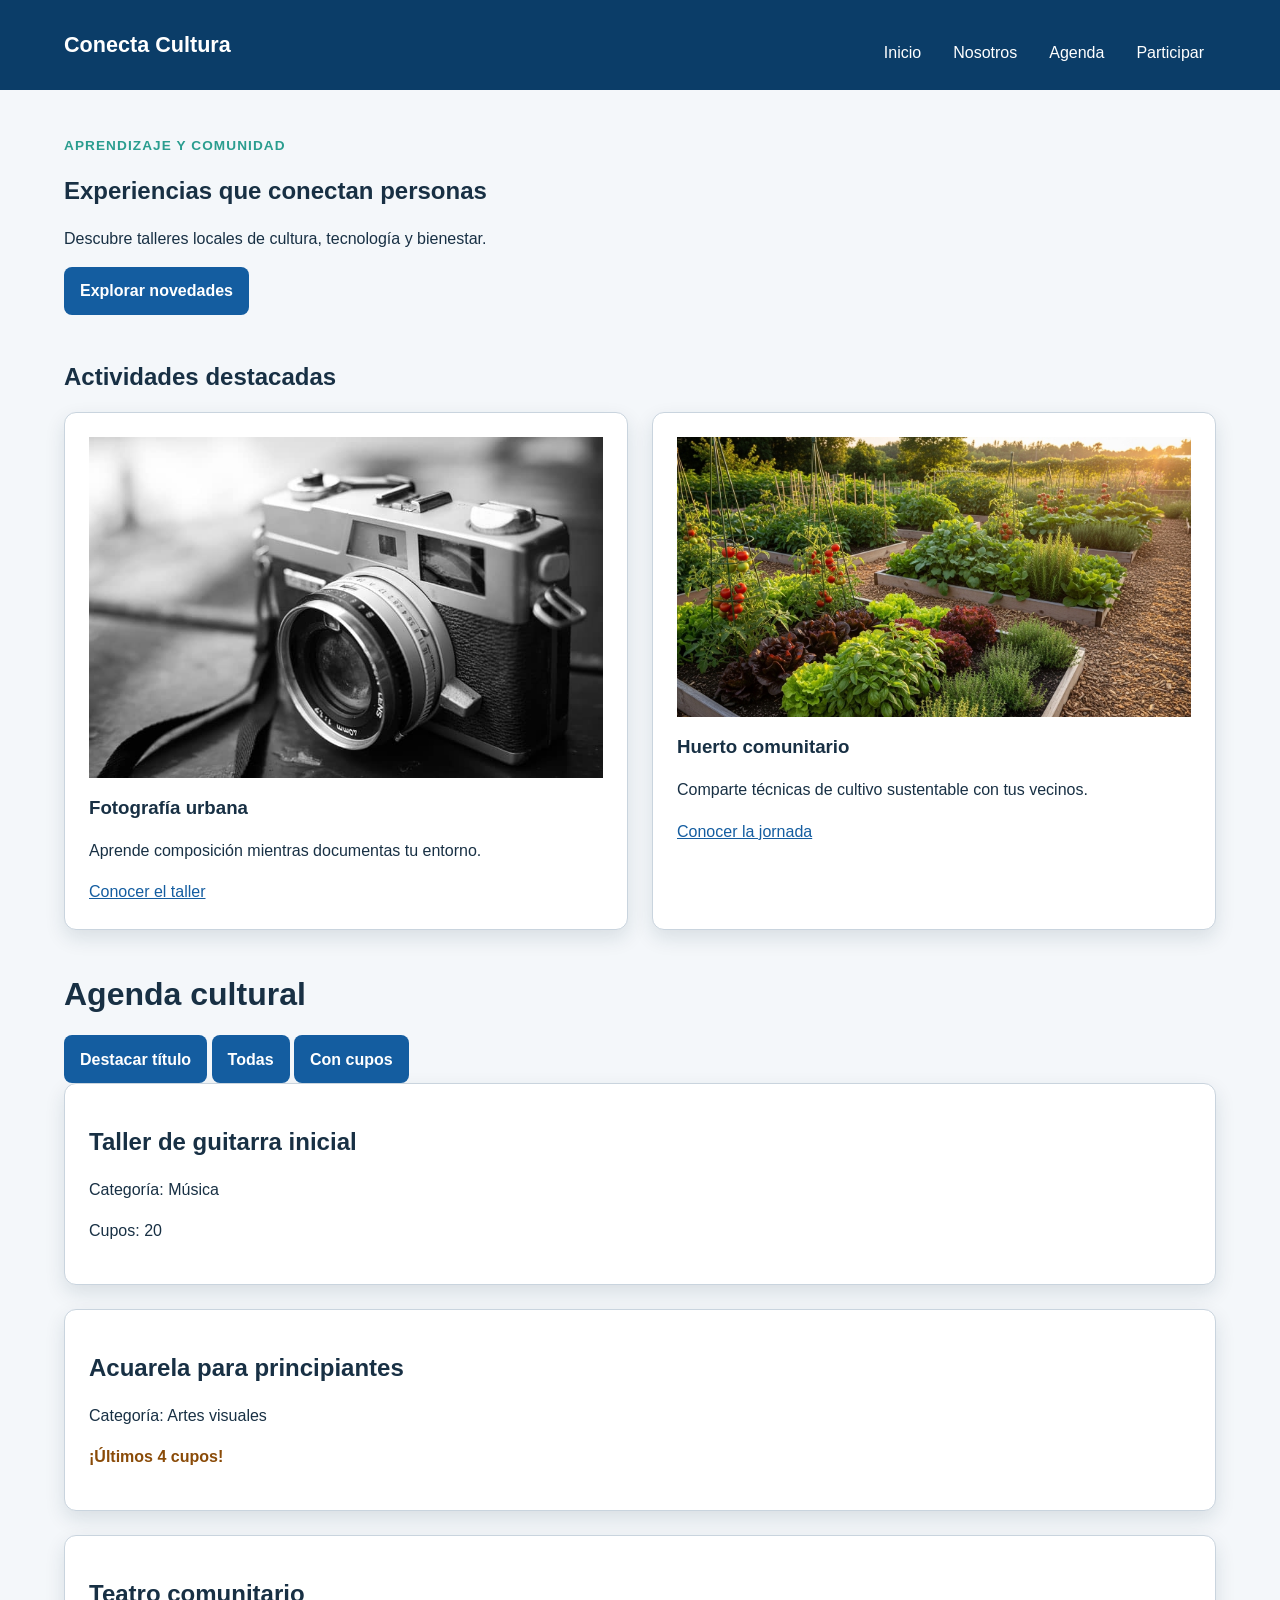
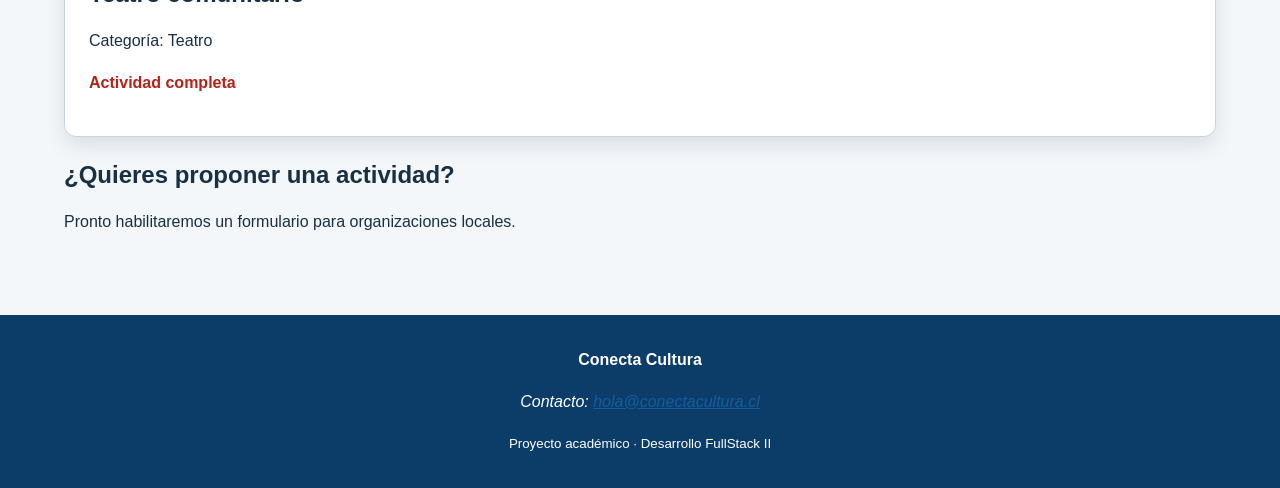
<file: index.html>
<!DOCTYPE html>
<html lang="es">
<head>
  <meta charset="UTF-8">
  <meta name="viewport" content="width=device-width, initial-scale=1.0">
  <meta name="description" content="Talleres y actividades de Conecta Cultura">
  <title>Inicio | Conecta Cultura</title>
  <link rel="stylesheet" href="assets/css/estilos.css">
</head>
<body>
  <a class="salto-contenido" href="#contenido-principal">Ir al contenido</a>
  <header class="cabecera-sitio">
    <a class="marca" href="index.html">Conecta Cultura</a>
    <button
      id="boton-menu"
      class="boton-menu"
      type="button"
      aria-label="Abrir o cerrar menú principal"
      aria-controls="menu-principal"
      aria-expanded="false">
      <span aria-hidden="true">☰</span>
    </button>

    <nav id="menu-principal" class="menu" aria-label="Navegación principal">
      <a href="index.html">Inicio</a>
      <a href="nosotros.html">Nosotros</a>
      <a href="agenda.html">Agenda</a>
      <a href="participar.html">Participar</a>
    </nav>
  </header>

  <main id="contenido-principal">
    <section class="presentacion">
      <p class="etiqueta">Aprendizaje y comunidad</p>
      <h1>Experiencias que conectan personas</h1>
      <p>Descubre talleres locales de cultura, tecnología y bienestar.</p>
      <a class="boton" href="noticias.html">Explorar novedades</a>
    </section>

    <section aria-labelledby="titulo-actividades">
      <h2 id="titulo-actividades">Actividades destacadas</h2>
      <div class="grilla-tarjetas">
        <article class="tarjeta">
          <img src="assets/img/fotografia.jpg"
               alt="Participantes fotografiando edificios del barrio">
          <h3>Fotografía urbana</h3>
          <p>Aprende composición mientras documentas tu entorno.</p>
          <a href="noticia-detalle-1.html">Conocer el taller</a>
        </article>
        <article class="tarjeta">
          <img src="assets/img/huerto.jpg"
               alt="Manos plantando una hierba en un huerto comunitario">
          <h3>Huerto comunitario</h3>
          <p>Comparte técnicas de cultivo sustentable con tus vecinos.</p>
          <a href="noticia-detalle-2.html">Conocer la jornada</a>
        </article>
      </div>
    </section>

    <h1 id="titulo-cartelera">Agenda cultural</h1>
    <button id="boton-destacar" type="button">Destacar título</button>
    <button id="mostrar-todas" type="button">Todas</button>
    <button id="mostrar-disponibles" type="button">
      Con cupos
    </button>

    <section id="cartelera" class="rejilla-tarjetas"></section>

    <aside class="aviso" aria-labelledby="titulo-aviso">
      <h2 id="titulo-aviso">¿Quieres proponer una actividad?</h2>
      <p>Pronto habilitaremos un formulario para organizaciones locales.</p>
    </aside>
  </main>

  <footer class="pie-sitio">
    <p><strong>Conecta Cultura</strong></p>
    <address>Contacto: <a href="mailto:hola@conectacultura.cl">hola@conectacultura.cl</a></address>
    <p><small>Proyecto académico · Desarrollo FullStack II</small></p>
  </footer>
  <script src="assets/js/app.js"></script>
  <script src="assets/js/menu.js"></script>
</body>
</html>
</file>
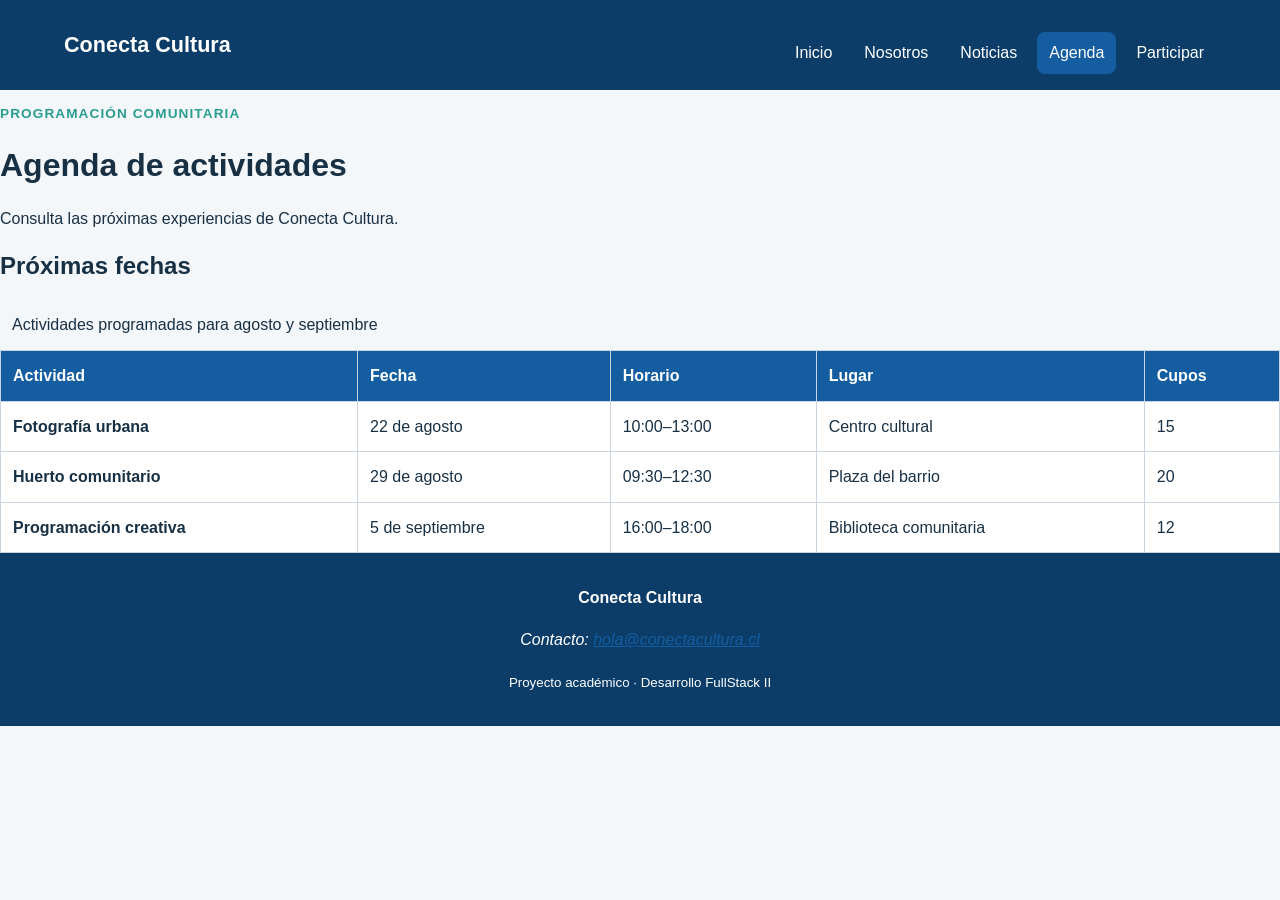
<file: agenda.html>
<!DOCTYPE html>
<html lang="es">
<head>
  <meta charset="UTF-8">
  <meta name="viewport" content="width=device-width, initial-scale=1.0">
  <meta name="description" content="Horarios de Conecta cultura">
  <title>Agenda</title>
  <link rel="stylesheet" href="assets/css/estilos.css">
</head>
<body>
  <a class="salto-contenido" href="#contenido-principal">Ir al contenido</a>
  <header class="cabecera-sitio">
    <a class="marca" href="index.html">Conecta Cultura</a>
    <nav aria-label="Navegación principal">
      <ul class="menu">
        <li><a href="index.html">Inicio</a></li>
        <li><a href="nosotros.html">Nosotros</a></li>
        <li><a href="noticias.html">Noticias</a></li>
        <li><a href="agenda.html" aria-current="page">Agenda</a></li>
        <li><a href="participar.html">Participar</a></li>
      </ul>
    </nav>
  </header>
    <header class="encabezado-pagina">
    <p class="etiqueta">Programación comunitaria</p>
    <h1>Agenda de actividades</h1>
    <p>Consulta las próximas experiencias de Conecta Cultura.</p>
  </header>

  <section aria-labelledby="titulo-agenda">
    <h2 id="titulo-agenda">Próximas fechas</h2>
    <div class="tabla-contenedor" tabindex="0"
         aria-label="Agenda desplazable horizontalmente">
      <table>
        <caption>Actividades programadas para agosto y septiembre</caption>
        <thead>
          <tr>
            <th scope="col">Actividad</th>
            <th scope="col">Fecha</th>
            <th scope="col">Horario</th>
            <th scope="col">Lugar</th>
            <th scope="col">Cupos</th>
          </tr>
        </thead>
        <tbody>
          <tr>
            <th scope="row">Fotografía urbana</th>
            <td><time datetime="2026-08-22">22 de agosto</time></td>
            <td><time datetime="10:00">10:00</time>–13:00</td>
            <td>Centro cultural</td>
            <td>15</td>
          </tr>
          <tr>
            <th scope="row">Huerto comunitario</th>
            <td><time datetime="2026-08-29">29 de agosto</time></td>
            <td><time datetime="09:30">09:30</time>–12:30</td>
            <td>Plaza del barrio</td>
            <td>20</td>
          </tr>
          <tr>
            <th scope="row">Programación creativa</th>
            <td><time datetime="2026-09-05">5 de septiembre</time></td>
            <td><time datetime="16:00">16:00</time>–18:00</td>
            <td>Biblioteca comunitaria</td>
            <td>12</td>
          </tr>
        </tbody>
      </table>
    </div>
  </section>
</main>
  <footer class="pie-sitio">
    <p><strong>Conecta Cultura</strong></p>
    <address>Contacto: <a href="mailto:hola@conectacultura.cl">hola@conectacultura.cl</a></address>
    <p><small>Proyecto académico · Desarrollo FullStack II</small></p>
  </footer>
  <script src="assets/js/app.js"></script>
  <script src="assets/js/menu.js"></script>
</body>
</html>
</file>
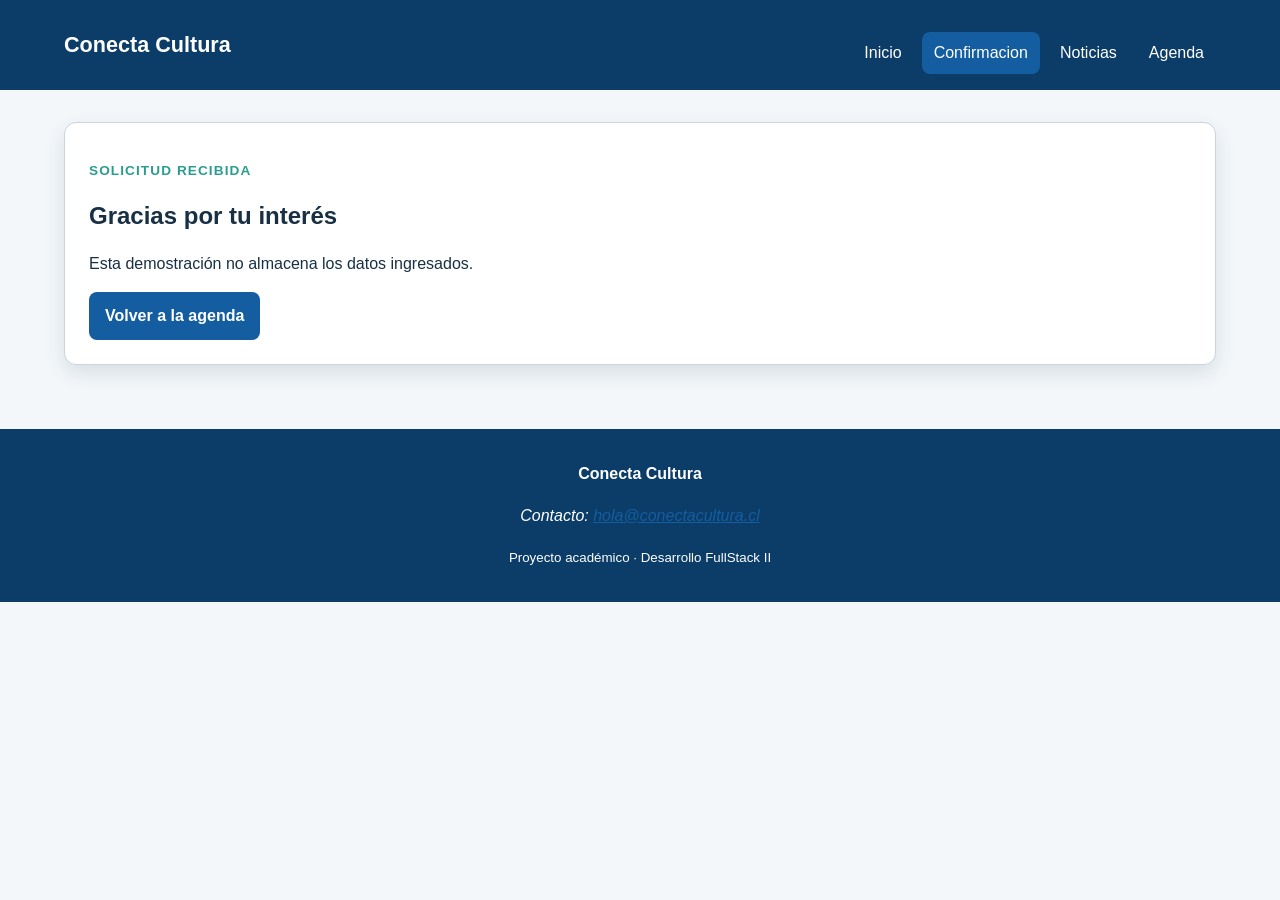
<file: confirmacion.html>
<!DOCTYPE html>
<html lang="es">
<head>
  <meta charset="UTF-8">
  <meta name="viewport" content="width=device-width, initial-scale=1.0">
  <meta name="description" content="Talleres y actividades de Conecta Cultura">
  <title>Confirmación | Conecta Cultura</title>
  <link rel="stylesheet" href="assets/css/estilos.css">
</head>
<body>
  <a class="salto-contenido" href="#contenido-principal">Ir al contenido</a>
  <header class="cabecera-sitio">
    <a class="marca" href="index.html">Conecta Cultura</a>
    <nav aria-label="Navegación principal">
      <ul class="menu">
        <li><a href="index.html">Inicio</a></li>
        <li><a href="confirmacion.html"  aria-current="page">Confirmacion</a></li>
        <li><a href="noticias.html">Noticias</a></li>
        <li><a href="agenda.html">Agenda</a></li>
      </ul>
    </nav>
  </header>

<main id="contenido-principal">
  <section class="mensaje-confirmacion">
    <p class="etiqueta">Solicitud recibida</p>
    <h1>Gracias por tu interés</h1>
    <p>Esta demostración no almacena los datos ingresados.</p>
    <a class="boton" href="agenda.html">Volver a la agenda</a>
  </section>
</main>

  <footer class="pie-sitio">
    <p><strong>Conecta Cultura</strong></p>
    <address>Contacto: <a href="mailto:hola@conectacultura.cl">hola@conectacultura.cl</a></address>
    <p><small>Proyecto académico · Desarrollo FullStack II</small></p>
  </footer>
  <script src="assets/js/app.js"></script>
  <script src="assets/js/menu.js"></script>
</body>
</html>
</file>
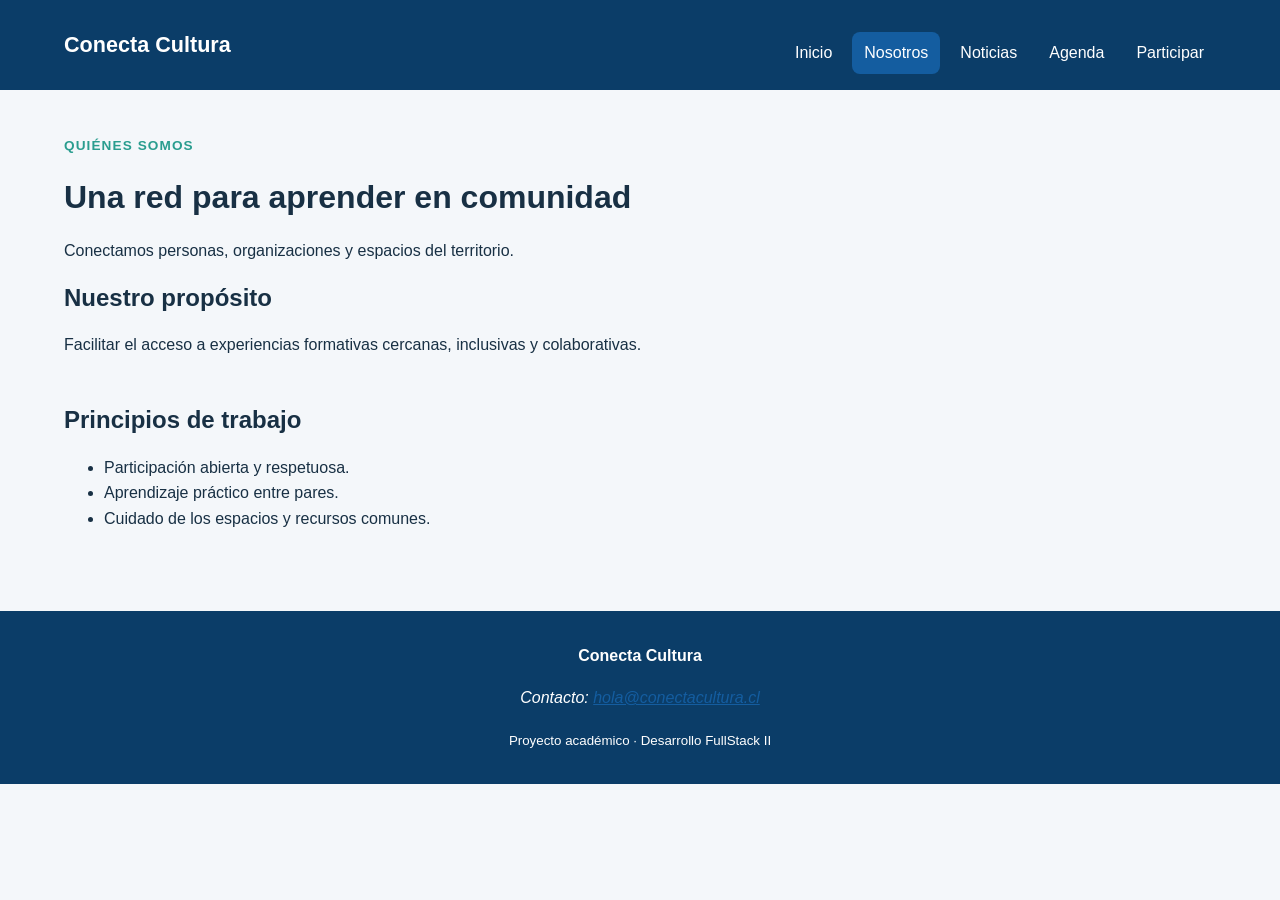
<file: nosotros.html>
<!DOCTYPE html>
<html lang="es">
<head>
  <meta charset="UTF-8">
  <meta name="viewport" content="width=device-width, initial-scale=1.0">
  <meta name="description" content="Talleres y actividades de Conecta Cultura">
  <title>Nosotros | Conecta Cultura</title>
  <link rel="stylesheet" href="assets/css/estilos.css">
</head>
<body>
  <a class="salto-contenido" href="#contenido-principal">Ir al contenido</a>
  <header class="cabecera-sitio">
    <a class="marca" href="index.html">Conecta Cultura</a>
    <nav aria-label="Navegación principal">
      <ul class="menu">
        <li><a href="index.html">Inicio</a></li>
        <li><a href="nosotros.html"  aria-current="page">Nosotros</a></li>
        <li><a href="noticias.html">Noticias</a></li>
        <li><a href="agenda.html">Agenda</a></li>
        <li><a href="participar.html">Participar</a></li>

      </ul>
    </nav>
  </header>

<main id="contenido-principal">
  <header class="encabezado-pagina">
    <p class="etiqueta">Quiénes somos</p>
    <h1>Una red para aprender en comunidad</h1>
    <p>Conectamos personas, organizaciones y espacios del territorio.</p>
  </header>

  <section aria-labelledby="titulo-proposito">
    <h2 id="titulo-proposito">Nuestro propósito</h2>
    <p>Facilitar el acceso a experiencias formativas cercanas,
       inclusivas y colaborativas.</p>
  </section>

  <section aria-labelledby="titulo-principios">
    <h2 id="titulo-principios">Principios de trabajo</h2>
    <ul>
      <li>Participación abierta y respetuosa.</li>
      <li>Aprendizaje práctico entre pares.</li>
      <li>Cuidado de los espacios y recursos comunes.</li>
    </ul>
  </section>
</main>


  <footer class="pie-sitio">
    <p><strong>Conecta Cultura</strong></p>
    <address>Contacto: <a href="mailto:hola@conectacultura.cl">hola@conectacultura.cl</a></address>
    <p><small>Proyecto académico · Desarrollo FullStack II</small></p>
  </footer>
  <script src="assets/js/app.js"></script>
  <script src="assets/js/menu.js"></script>
</body>
</html>
</file>
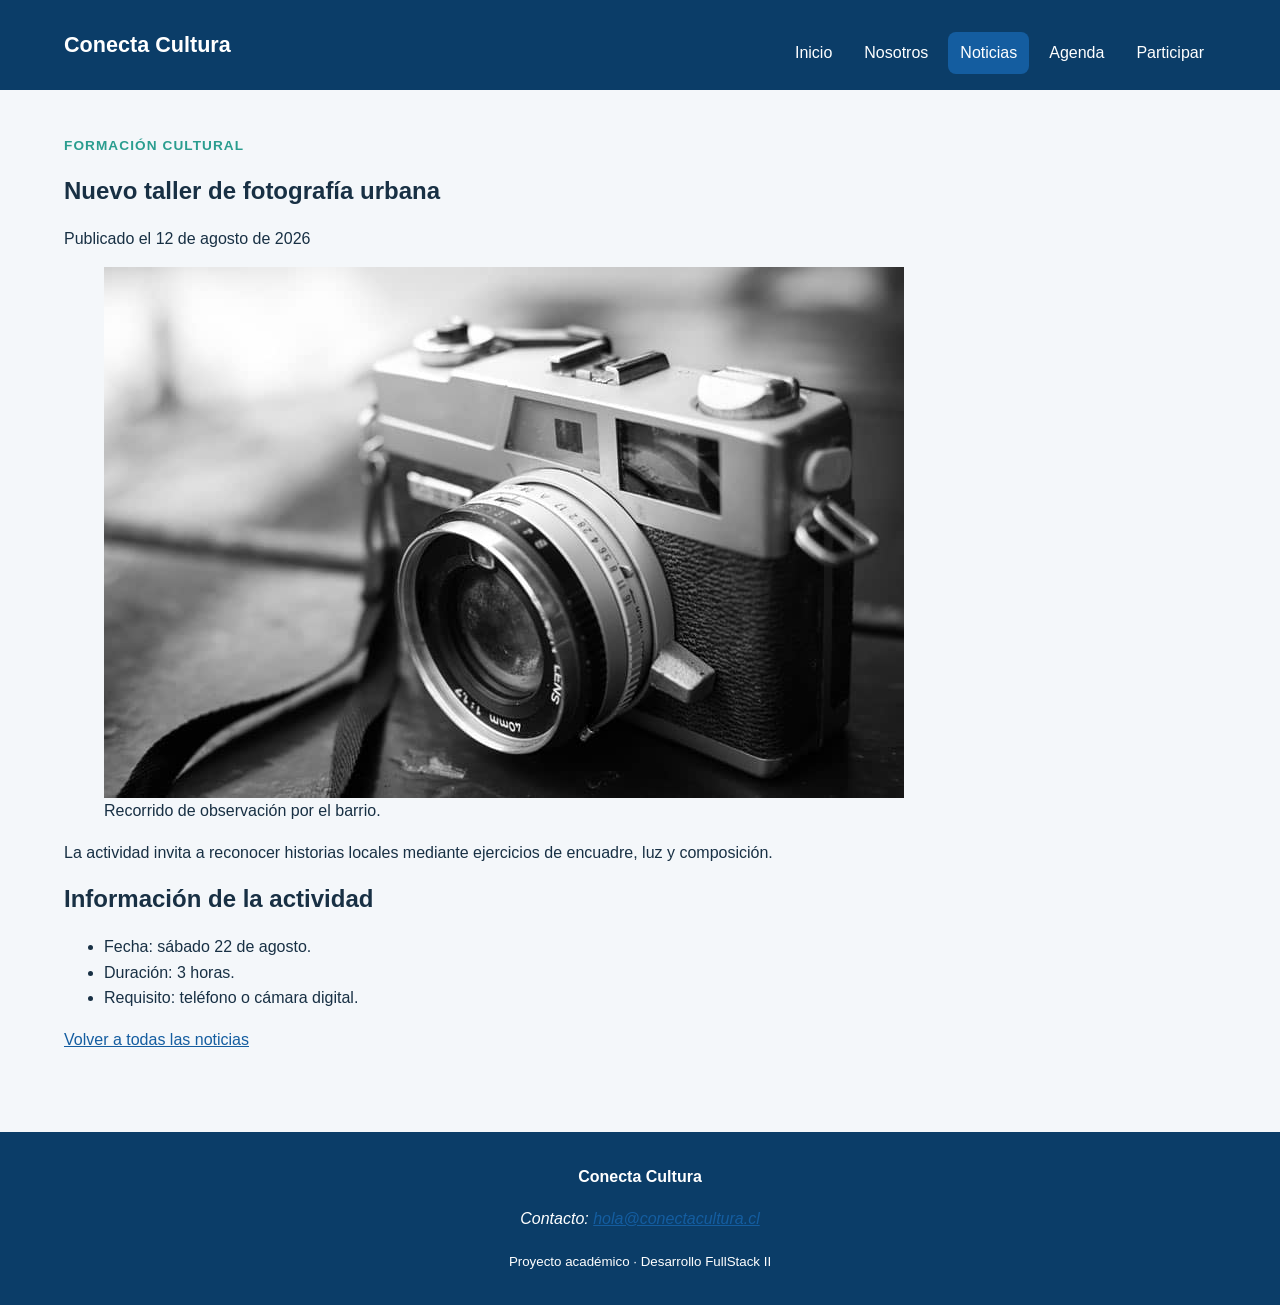
<file: noticia-detalle-1.html>
<!DOCTYPE html>
<html lang="es">
<head>
  <meta charset="UTF-8">
  <meta name="viewport" content="width=device-width, initial-scale=1.0">
  <meta name="description" content="Talleres y actividades de Conecta Cultura">
  <title>Detalle | Conecta Cultura</title>
  <link rel="stylesheet" href="assets/css/estilos.css">
</head>
<body>
  <a class="salto-contenido" href="#contenido-principal">Ir al contenido</a>
  <header class="cabecera-sitio">
    <a class="marca" href="index.html">Conecta Cultura</a>
    <nav aria-label="Navegación principal">
      <ul class="menu">
        <li><a href="index.html">Inicio</a></li>
        <li><a href="nosotros.html">Nosotros</a></li>
        <li><a href="noticias.html" aria-current="page">Noticias</a></li>
        <li><a href="agenda.html">Agenda</a></li>
        <li><a href="participar.html">Participar</a></li>
        
      </ul>
    </nav>
  </header>

<main id="contenido-principal">
  <article class="noticia-completa">
    <header>
      <p class="etiqueta">Formación cultural</p>
      <h1>Nuevo taller de fotografía urbana</h1>
      <p>Publicado el <time datetime="2026-08-12">12 de agosto de 2026</time></p>
    </header>

    <figure>
      <img src="assets/img/fotografia.jpg"
           alt="Grupo observando edificios durante una salida fotográfica">
      <figcaption>Recorrido de observación por el barrio.</figcaption>
    </figure>

    <p>La actividad invita a reconocer historias locales mediante
       ejercicios de encuadre, luz y composición.</p>
    <h2>Información de la actividad</h2>
    <ul>
      <li>Fecha: sábado 22 de agosto.</li>
      <li>Duración: 3 horas.</li>
      <li>Requisito: teléfono o cámara digital.</li>
    </ul>
    <p><a href="noticias.html">Volver a todas las noticias</a></p>
  </article>
</main>


  <footer class="pie-sitio">
    <p><strong>Conecta Cultura</strong></p>
    <address>Contacto: <a href="mailto:hola@conectacultura.cl">hola@conectacultura.cl</a></address>
    <p><small>Proyecto académico · Desarrollo FullStack II</small></p>
  </footer>
  <script src="assets/js/app.js"></script>
  <script src="assets/js/menu.js"></script>
</body>
</html>
</file>
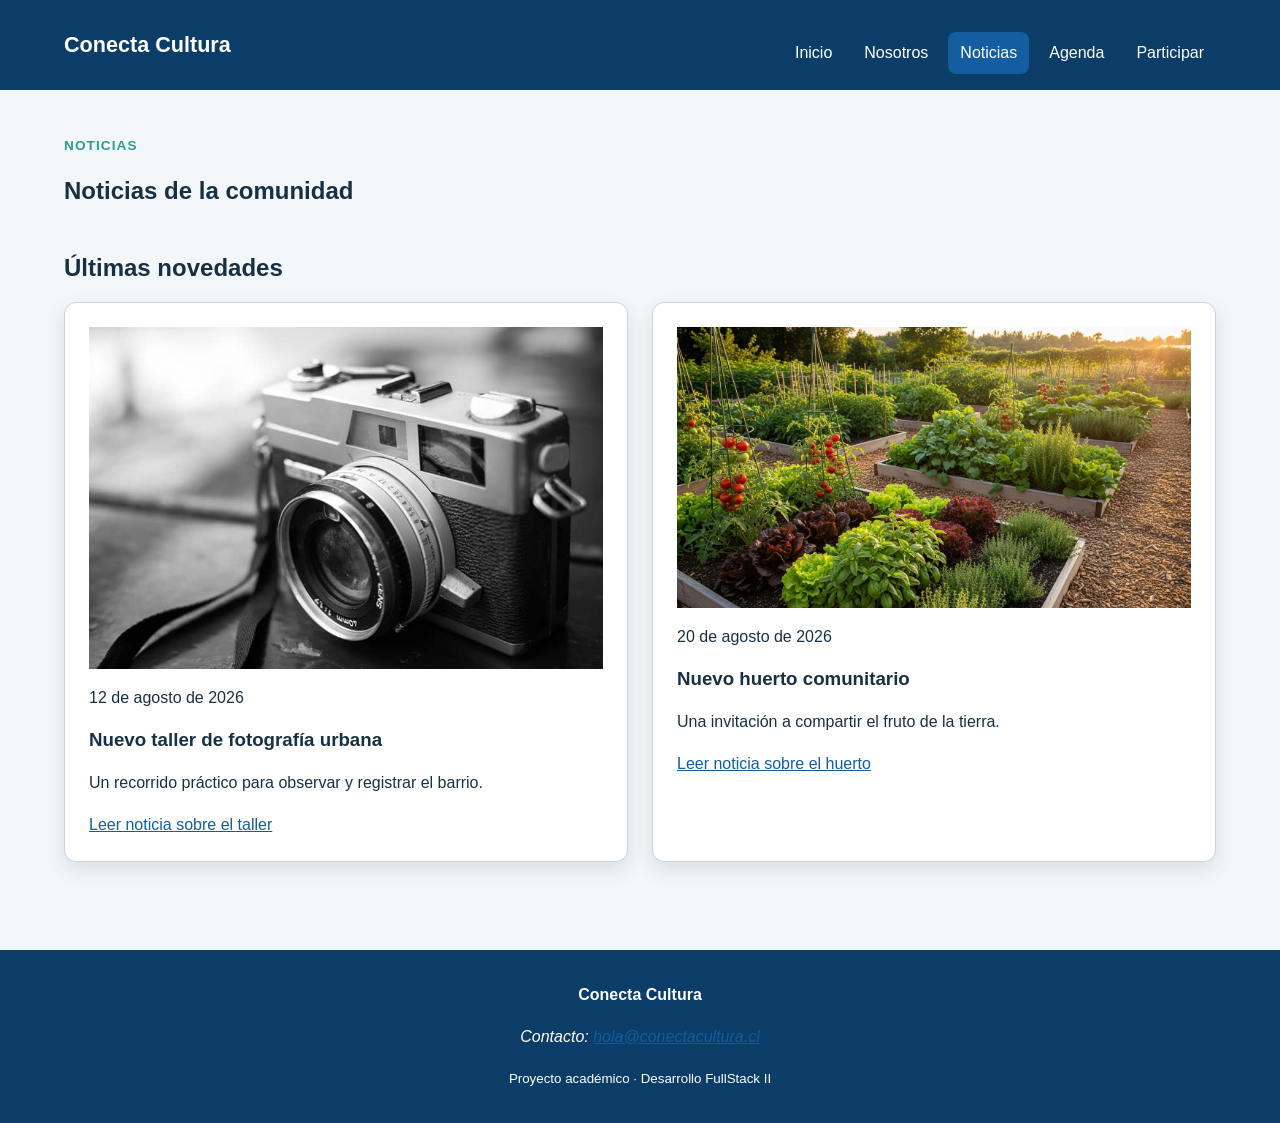
<file: noticias.html>
<!DOCTYPE html>
<html lang="es">
<head>
  <meta charset="UTF-8">
  <meta name="viewport" content="width=device-width, initial-scale=1.0">
  <meta name="description" content="Talleres y actividades de Conecta Cultura">
  <title>Noticias | Conecta Cultura</title>
  <link rel="stylesheet" href="assets/css/estilos.css">
</head>
<body>
  <a class="salto-contenido" href="#contenido-principal">Ir al contenido</a>
  <header class="cabecera-sitio">
    <a class="marca" href="index.html">Conecta Cultura</a>
    <nav aria-label="Navegación principal">
      <ul class="menu">
        <li><a href="index.html">Inicio</a></li>
        <li><a href="nosotros.html">Nosotros</a></li>
        <li><a href="noticias.html" aria-current="page">Noticias</a></li>
        <li><a href="agenda.html">Agenda</a></li>
        <li><a href="participar.html">Participar</a></li>

      </ul>
    </nav>
  </header>

  <main id="contenido-principal">
    <section class="presentacion">
      <p class="etiqueta">Noticias</p>
      <h1>Noticias de la comunidad</h1>
    </section>

    <section aria-labelledby="titulo-actividades">
      <h2 id="titulo-actividades">Últimas novedades</h2>
      <div class="grilla-tarjetas">
        <article class="tarjeta">
            <img src="assets/img/fotografia.jpg"
                alt="Participantes de un taller de fotografía urbana">
            <p><time datetime="2026-08-12">12 de agosto de 2026</time></p>
            <h3>Nuevo taller de fotografía urbana</h3>
            <p>Un recorrido práctico para observar y registrar el barrio.</p>
            <a href="noticia-detalle-1.html">Leer noticia sobre el taller</a>
        </article>
        <article class="tarjeta">
            <img src="assets/img/huerto.jpg"
                alt="Participantes de un huerto comunitario">
            <p><time datetime="2026-08-20">20 de agosto de 2026</time></p>
            <h3>Nuevo huerto comunitario</h3>
            <p>Una invitación a compartir el fruto de la tierra.</p>
            <a href="noticia-detalle-2.html">Leer noticia sobre el huerto</a>
        </article>
      </div>
    </section>
  </main>

  <footer class="pie-sitio">
    <p><strong>Conecta Cultura</strong></p>
    <address>Contacto: <a href="mailto:hola@conectacultura.cl">hola@conectacultura.cl</a></address>
    <p><small>Proyecto académico · Desarrollo FullStack II</small></p>
  </footer>
  <script src="assets/js/app.js"></script>
  <script src="assets/js/menu.js"></script>
</body>
</html>
</file>
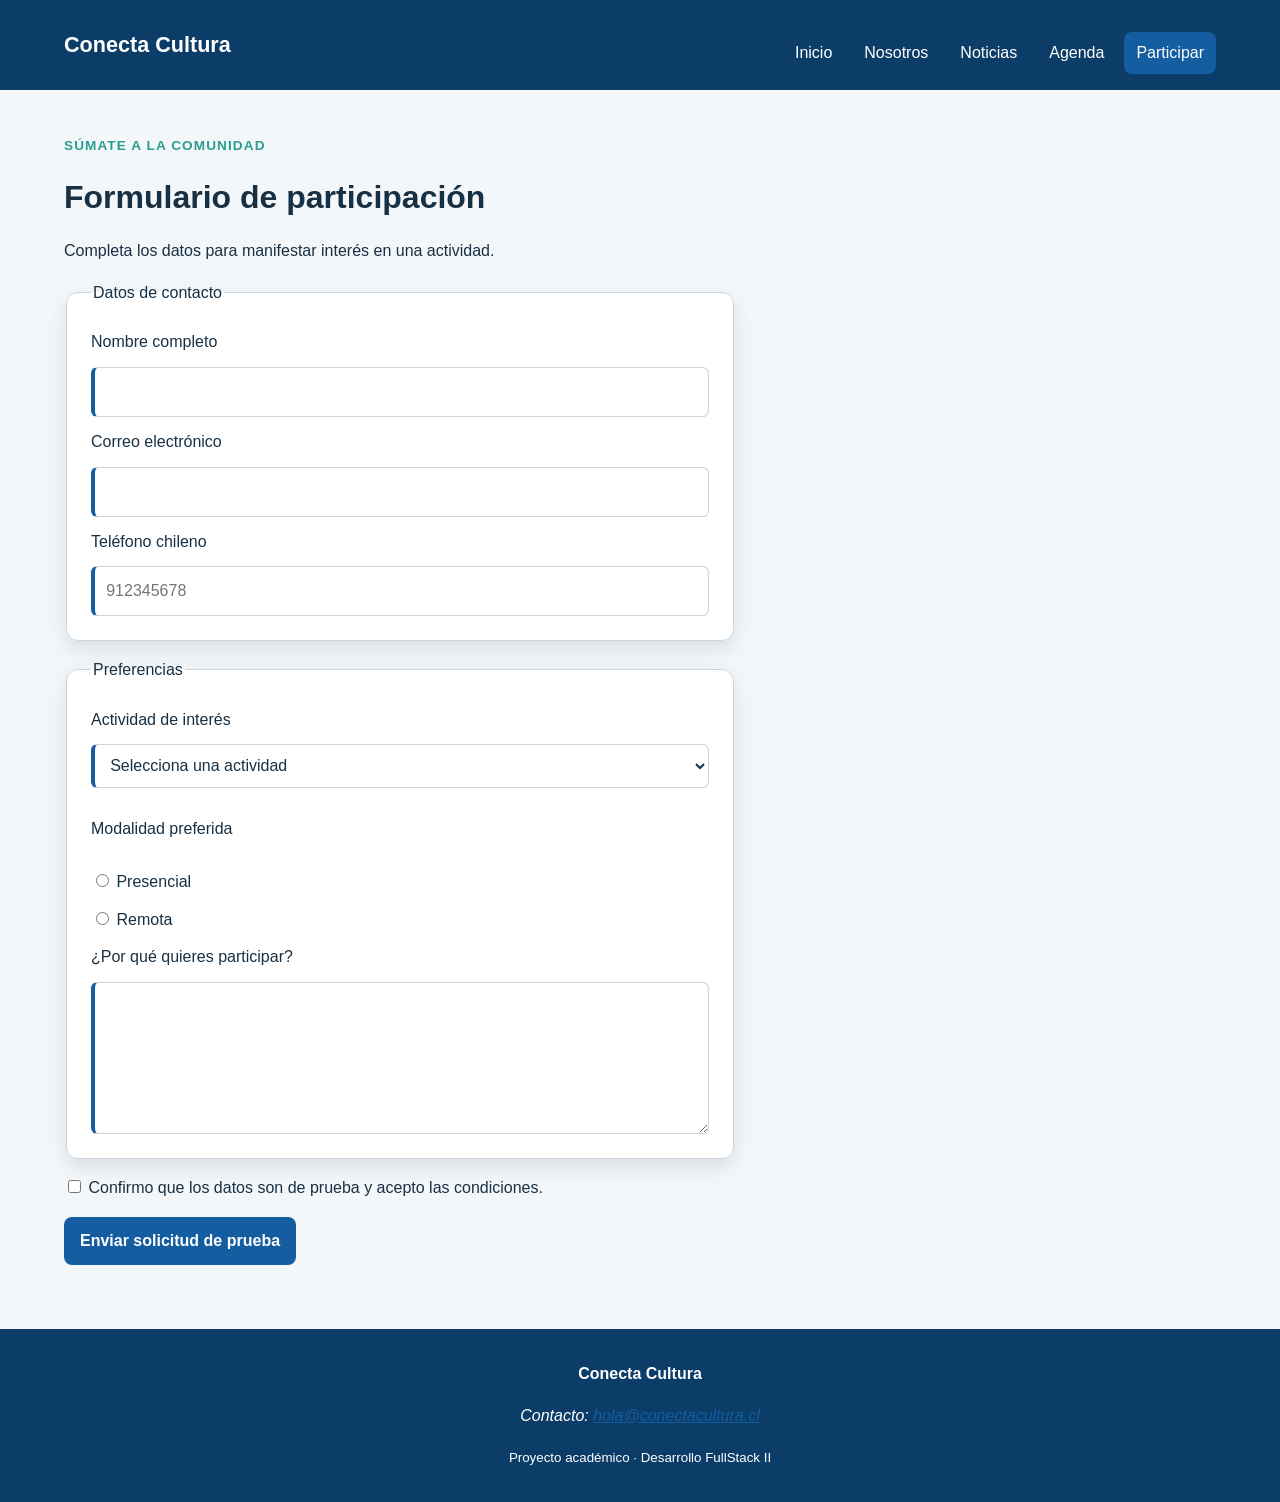
<file: participar.html>
<!DOCTYPE html>
<html lang="es">
<head>
  <meta charset="UTF-8">
  <meta name="viewport" content="width=device-width, initial-scale=1.0">
  <meta name="description" content="Talleres y actividades de Conecta Cultura">
  <title>Participar | Conecta Cultura</title>
  <link rel="stylesheet" href="assets/css/estilos.css">
</head>
<body>
  <a class="salto-contenido" href="#contenido-principal">Ir al contenido</a>
  <header class="cabecera-sitio">
    <a class="marca" href="index.html">Conecta Cultura</a>
    <nav aria-label="Navegación principal">
      <ul class="menu">
        <li><a href="index.html">Inicio</a></li>
        <li><a href="nosotros.html">Nosotros</a></li>
        <li><a href="noticias.html">Noticias</a></li>
        <li><a href="agenda.html">Agenda</a></li>
        <li><a href="participar.html" aria-current="page">Participar</a></li>
      </ul>
    </nav>
  </header>
  <main id="contenido-principal">
  <header class="encabezado-pagina">
    <p class="etiqueta">Súmate a la comunidad</p>
    <h1>Formulario de participación</h1>
    <p>Completa los datos para manifestar interés en una actividad.</p>
  </header>

  <form class="formulario" action="confirmacion.html" method="get">
    <fieldset>
      <legend>Datos de contacto</legend>

      <label for="nombre">Nombre completo</label>
      <input id="nombre" name="nombre" type="text"
             autocomplete="name" minlength="3" maxlength="80" required>

      <label for="correo">Correo electrónico</label>
      <input id="correo" name="correo" type="email"
             autocomplete="email" required>

      <label for="telefono">Teléfono chileno</label>
      <input id="telefono" name="telefono" type="tel"
             autocomplete="tel" placeholder="912345678"
             pattern="[0-9]{9}" title="Ingresa 9 dígitos" required>
    </fieldset>

    <fieldset>
      <legend>Preferencias</legend>

      <label for="actividad">Actividad de interés</label>
      <select id="actividad" name="actividad" required>
        <option value="">Selecciona una actividad</option>
        <option value="fotografia">Fotografía urbana</option>
        <option value="huerto">Huerto comunitario</option>
        <option value="programacion">Programación creativa</option>
      </select>

      <p>Modalidad preferida</p>
      <label><input type="radio" name="modalidad"
                    value="presencial" required> Presencial</label>
      <label><input type="radio" name="modalidad"
                    value="remota"> Remota</label>

      <label for="motivacion">¿Por qué quieres participar?</label>
      <textarea id="motivacion" name="motivacion"
                rows="5" minlength="20" maxlength="500" required></textarea>
    </fieldset>

    <label>
      <input type="checkbox" name="acepta_condiciones" required>
      Confirmo que los datos son de prueba y acepto las condiciones.
    </label>

    <button type="submit">Enviar solicitud de prueba</button>
  </form>
</main>

  <footer class="pie-sitio">
    <p><strong>Conecta Cultura</strong></p>
    <address>Contacto: <a href="mailto:hola@conectacultura.cl">hola@conectacultura.cl</a></address>
    <p><small>Proyecto académico · Desarrollo FullStack II</small></p>
  </footer>
  <script src="assets/js/app.js"></script>
  <script src="assets/js/menu.js"></script>
</body>
</html>
</file>
<file: assets/css/estilos.css>
/* 1. Variables */
:root {
  --color-primario: #145da0;
  --color-primario-oscuro: #0b3d68;
  --color-secundario: #2a9d8f;
  --color-acento: #f4a261;
  --color-texto: #183044;
  --color-texto-suave: #526575;
  --color-fondo: #f4f7fa;
  --color-superficie: #ffffff;
  --color-borde: #c9d4de;
  --fuente-base: Arial, Helvetica, sans-serif;
  --radio: 0.75rem;
  --sombra: 0 0.5rem 1.25rem rgb(20 48 68 / 12%);
  --ancho-contenido: 72rem;
}

*,
*::before,
*::after {
  box-sizing: border-box;
}
/* 2. Base y tipografía */
html {
  scroll-behavior: smooth;
}

body {
  margin: 0;
  color: var(--color-texto);
  background: var(--color-fondo);
  font-family: var(--fuente-base);
  font-size: 1rem;
  line-height: 1.6;
}

img,
video {
  display: block;
  max-width: 100%;
  height: auto;
}

a {
  color: var(--color-primario);
}

h1,
h2,
h3 {
  line-height: 1.2;
  text-wrap: balance;
}

main {
  width: min(100% - 2rem, var(--ancho-contenido));
  margin-inline: auto;
}
main {
  padding-block: 2rem 4rem;
}

section + section {
  margin-top: 3rem;
}
/* 3. Estructura */
.pie-sitio{
  padding: 1rem max(1rem, calc((100% - var(--ancho-contenido)) / 2));
  text-align: center;
  color: #ffffff;
  background: var(--color-primario-oscuro);
}
/* 4. Navegación */
/* .cabecera-sitio {
  padding: 1rem max(1rem, calc((100% - var(--ancho-contenido)) / 2));
  color: #ffffff;
  background: var(--color-primario-oscuro);
} */

.cabecera-sitio {
  padding: 1rem 5%;
  color: #ffffff;
  background: var(--color-primario-oscuro);
}

.marca {
  color: #ffffff;
  font-size: 1.35rem;
  font-weight: 700;
  text-decoration: none;
}

.menu {
  display: flex;
  flex-wrap: wrap;
  gap: 0.5rem;
  margin: 1rem 0 0;
  padding: 0;
  list-style: none;
}

.cabecera-sitio {
  display: flex;
  flex-direction: column;
  gap: 1rem;
}

.menu {
  display: flex;
  flex-direction: column;
  gap: 0.5rem;
}

@media (min-width: 48rem) {
  .cabecera-sitio {
    flex-direction: row;
    justify-content: space-between;
    align-items: center;
  }

  .menu {
    flex-direction: row;
    flex-wrap: wrap;
  }
}

.menu a {
  display: inline-block;
  padding: 0.5rem 0.75rem;
  color: #ffffff;
  border-radius: 0.5rem;
  text-decoration: none;
}

.menu a:hover,
.menu a[aria-current="page"] {
  background: var(--color-primario);
}
/* 5. Componentes */
.etiqueta {
  margin-bottom: 0.25rem;
  color: var(--color-secundario);
  font-size: 0.85rem;
  font-weight: 700;
  letter-spacing: 0.08em;
  text-transform: uppercase;
  }

.tarjeta,
.mensaje-confirmacion,
.formulario fieldset {
  padding: 1.5rem;
  background: var(--color-superficie);
  border: 1px solid var(--color-borde);
  border-radius: var(--radio);
  box-shadow: var(--sombra);
}

.grilla-tarjetas {
  display: grid;
  grid-template-columns: 1fr;
  gap: 1.5rem;
}
@media (min-width: 48rem) {
  .grilla-tarjetas {
    grid-template-columns: 1fr 1fr;
  }
}

.tarjeta {
  margin-bottom: 1.5rem;
}

.boton,
button {
  display: inline-block;
  width: fit-content;
  padding: 0.7rem 1rem;
  color: #ffffff;
  background: var(--color-primario);
  border: 0;
  border-radius: 0.5rem;
  font: inherit;
  font-weight: 700;
  text-decoration: none;
  cursor: pointer;
}

.boton:hover,
button:hover {
  background: var(--color-primario-oscuro);
}
/* 6. Tablas y formularios */
.tabla-contenedor {
  max-width: 100%;
  overflow-x: auto;
}

table {
  width: 100%;
  border-collapse: collapse;
  background: var(--color-superficie);
}

caption,
th,
td {
  padding: 0.75rem;
  text-align: left;
}

th,
td {
  border: 1px solid var(--color-borde);
}

thead {
  color: #ffffff;
  background: var(--color-primario);
}
.formulario {
  display: grid;
  gap: 1rem;
  max-width: 42rem;
}

.formulario fieldset {
  display: grid;
  gap: 0.75rem;
}

.formulario input,
.formulario select,
.formulario textarea {
  width: 100%;
  padding: 0.7rem;
  color: inherit;
  background: #ffffff;
  border: 1px solid var(--color-borde);
  border-radius: 0.4rem;
  font: inherit;
}

.formulario input[type="radio"],
.formulario input[type="checkbox"] {
  width: auto;
}
/* 7. Multimedia y utilidades */
:focus-visible {
  outline: 3px solid var(--color-acento);
  outline-offset: 3px;
}

input:required,
select:required,
textarea:required {
  border-left: 0.3rem solid var(--color-primario);
}

input:focus,
select:focus,
textarea:focus {
  border-color: var(--color-primario);
}

.salto-contenido {
  position: absolute;
  padding: 0.6rem 1rem;
  color: #ffffff;
  background: var(--color-primario-oscuro);
  transform: translateY(-150%);
}

.salto-contenido:focus {
  transform: translateY(0);
}

.destacado {
  color: #8a4b08;
  background-color: #fff3cd;
  padding: 1rem;
  border-left: 0.35rem solid #d97706;
}

.boton-menu {
  display: inline-block;
  padding: 0.65rem 0.85rem;
  font-size: 1.5rem;
  background-color: #5772de;
  border: 0.1rem solid #1f4b5b;
  border-radius: 0.35rem;
  cursor: pointer;
}

.menu {
  display: none;
  flex-direction: column;
  gap: 0.5rem;
}

.menu.menu-abierto {
  display: flex;
}

@media (min-width: 768px) {
  .boton-menu {
    display: none;
  }

  .menu {
    display: flex;
    flex-direction: row;
  }
}

.aviso-cupos {
  color: #8a4b08;
  font-weight: 700;
}

.actividad-completa {
  color: #b42318;
  font-weight: 700;
}
</file>
